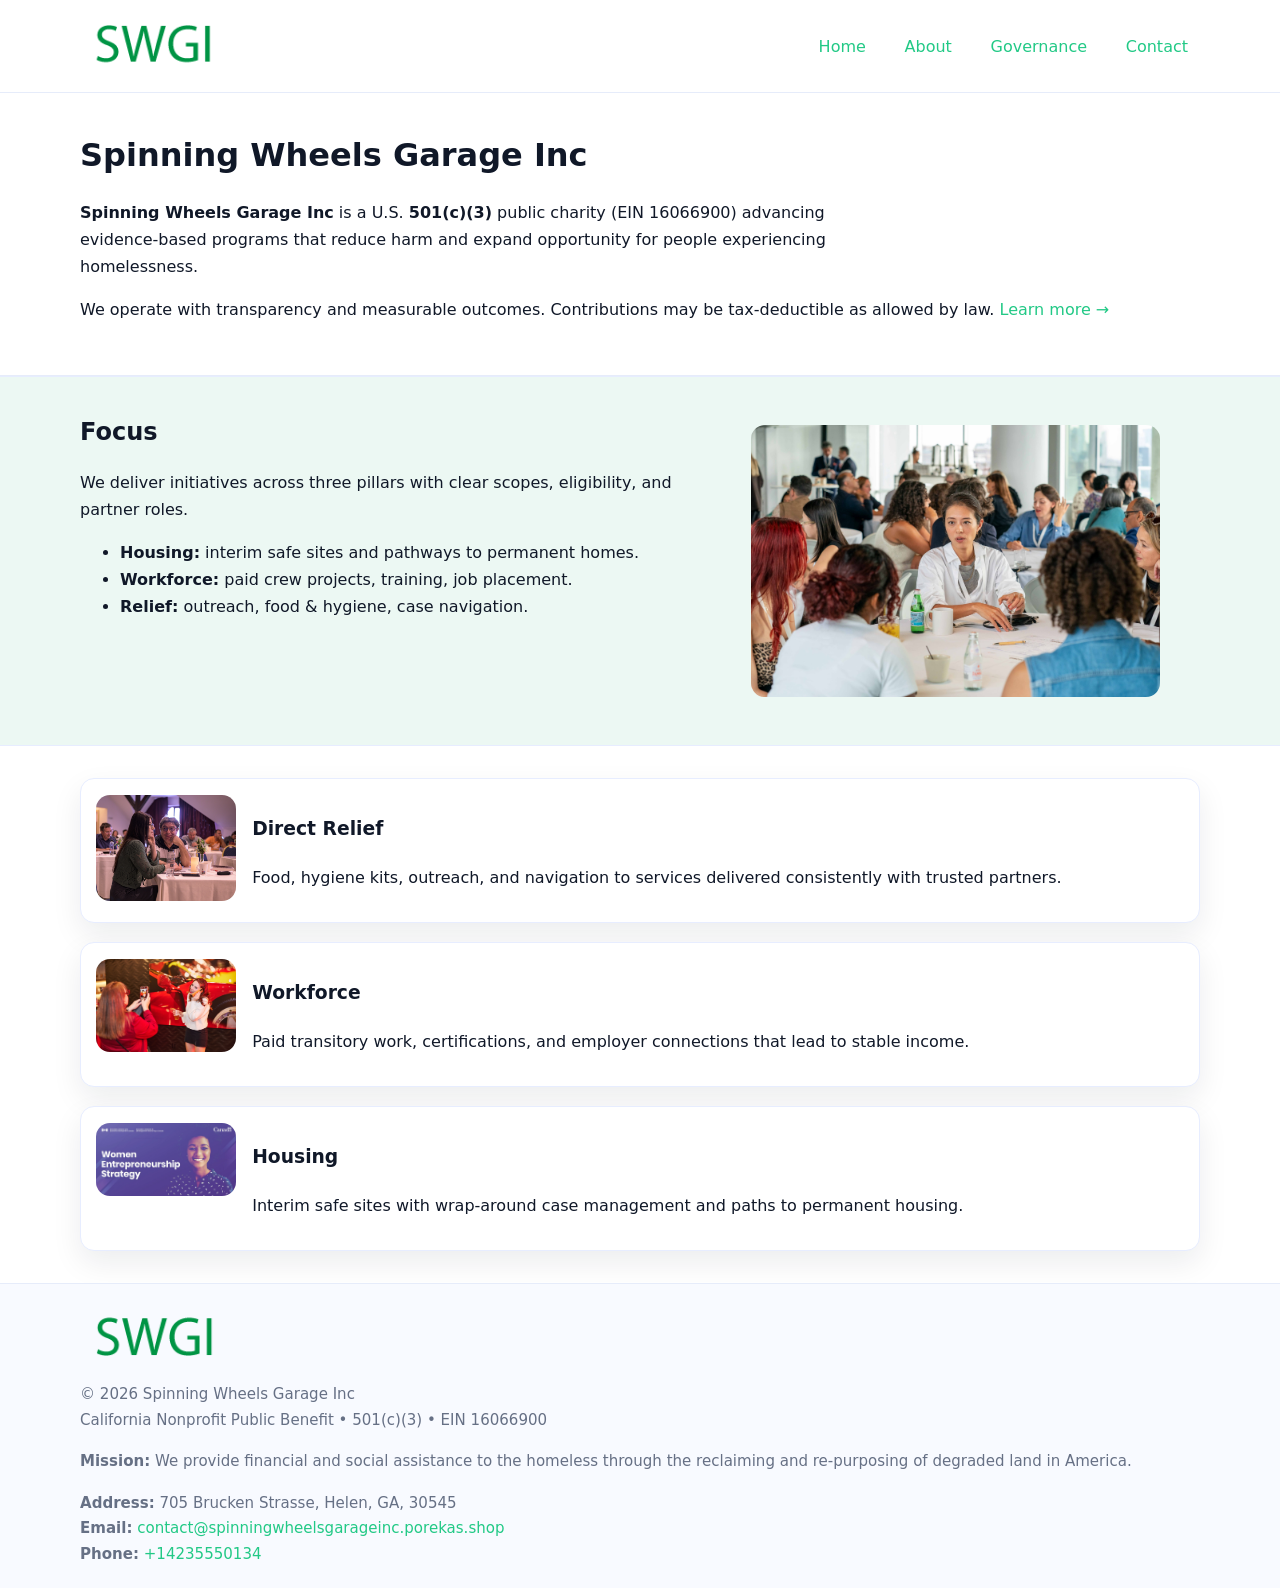
<file: index.html>
<!doctype html>
<html lang="en">
<head>
<meta charset="utf-8"/><meta name="viewport" content="width=device-width,initial-scale=1"/>
<title>Spinning Wheels Garage Inc – Nonprofit • 2025</title>
<link rel="stylesheet" href="assets/styles.css"/><link rel="icon" href="images/logo.png">
<meta name="data-ein" content="16066900"><meta name="data-name" content="Spinning Wheels Garage Inc">
<meta name="data-email" content="contact@spinningwheelsgarageinc.porekas.shop"><meta name="data-phone" content="+14235550134">
<meta name="data-address" content="705 Brucken Strasse, Helen, GA, 30545"><meta name="data-map" content="705+Brucken+Strasse,+Helen,+GA,+30545">
  <meta name="description" content="Our nonprofit strengthens the community with programs focused on community services, education, and direct relief.">
</head>
<body>
<div style="position:absolute;left:-9999px;top:-9999px;opacity:0" data-uniq="{{UNIQUE_BLOB}}">
  <span>Our nonprofit strengthens the community with programs focused on community services, education, and direct relief.</span><svg width="12" height="12" viewBox="0 0 12 12" xmlns="http://www.w3.org/2000/svg"><circle cx="6" cy="6" r="5" fill="#2563eb"/></svg><img src="images/about.jpg" width="1" height="1" alt="" loading="lazy"/>
</div>

<header>
  <div class="header-wrap">
    <a href="index.html"><img src="images/logo.png" alt="Spinning Wheels Garage Inc logo" style="width:148px"></a>
    <nav>
      <a class="active" href="index.html">Home</a>
      <a href="about.html">About</a>
      <a href="governance.html">Governance</a>
      <a href="contact.html">Contact</a>
    </nav>
  </div>
</header>

<main>
  <section class="c20effae2ec">
    <div class="container">
      <h1>Spinning Wheels Garage Inc</h1>
      <p class="caff58a1207">
        <strong>Spinning Wheels Garage Inc</strong> is a U.S. <strong>501(c)(3)</strong> public charity (EIN 16066900) advancing evidence-based programs that reduce harm and expand opportunity for people experiencing homelessness.
      </p>
      <p>
        We operate with transparency and measurable outcomes. Contributions may be tax-deductible as allowed by law.
        <a href="about.html">Learn more →</a>
      </p>
    </div>
  </section>

  <section class="section tint">
    <div class="container grid two">
      <div>
        <h2>Focus</h2>
        <p>We deliver initiatives across three pillars with clear scopes, eligibility, and partner roles.</p>
        <ul>
          <li><strong>Housing:</strong> interim safe sites and pathways to permanent homes.</li>
          <li><strong>Workforce:</strong> paid crew projects, training, job placement.</li>
          <li><strong>Relief:</strong> outreach, food & hygiene, case navigation.</li>
        </ul>
      </div>
      <figure><img src="images/hero.jpg" alt="Program highlight"></figure>
    </div>
  </section>

  <section class="section">
    <div class="container list grid">
      <div class="item">
        <img src="images/relief.jpg" alt="">
        <div>
          <h3>Direct Relief</h3>
          <p>Food, hygiene kits, outreach, and navigation to services delivered consistently with trusted partners.</p>
        </div>
      </div>
      <div class="item">
        <img src="images/jobs.jpg" alt="">
        <div>
          <h3>Workforce</h3>
          <p>Paid transitory work, certifications, and employer connections that lead to stable income.</p>
        </div>
      </div>
      <div class="item">
        <img src="images/land.jpg" alt="">
        <div>
          <h3>Housing</h3>
          <p>Interim safe sites with wrap-around case management and paths to permanent housing.</p>
        </div>
      </div>
    </div>
  </section>

  <footer class="footer">
    <div class="container grid">
      <div><img src="images/logo.png" alt="" style="width:150px;margin-bottom:.6rem">
        <div class="small">© <span id="year"></span> Spinning Wheels Garage Inc</div>
        <div class="small">California Nonprofit Public Benefit • 501(c)(3) • EIN 16066900</div>
      </div>
      <div><div class="small"><strong>Mission:</strong> We provide financial and social assistance to the homeless through the reclaiming and re-purposing of degraded land in America.</div></div>
      <div><div class="small"><strong>Address:</strong> 705 Brucken Strasse, Helen, GA, 30545<br><strong>Email:</strong> <a href="mailto:contact@spinningwheelsgarageinc.porekas.shop">contact@spinningwheelsgarageinc.porekas.shop</a><br><strong>Phone:</strong> <a href="tel:+14235550134">+14235550134</a></div></div>
    </div>
  </footer>
</main>

<!-- color/skin script -->
<script>(function(){function g(n){const e=document.querySelector('meta[name="'+n+'"]');return e?e.content:''}
function h(s){let x=2166136261>>>0;for(let i=0;i<s.length;i++){x^=s.charCodeAt(i);x=(x*16777619)>>>0}return x>>>0}
let k=(g('data-ein')||'').replace(/\D+/g,'');if(!k)k=g('data-name')||location.hostname||'d';
const key=h(String(k)),H=key%360,S=55+(key%20),L=46;
const r=document.documentElement;r.style.setProperty('--brand',`hsl(${H} ${S}% ${L}%)`);
r.style.setProperty('--brand-ink',`hsl(${H} ${Math.min(95,S+10)}% ${Math.max(22,L-18)}%)`);
r.style.setProperty('--soft',`hsl(${H} ${Math.max(40,S-25)}% 95%)`);
const y=document.getElementById('year'); if(y) y.textContent=new Date().getFullYear();})();</script>
</body>
</html>
</file>
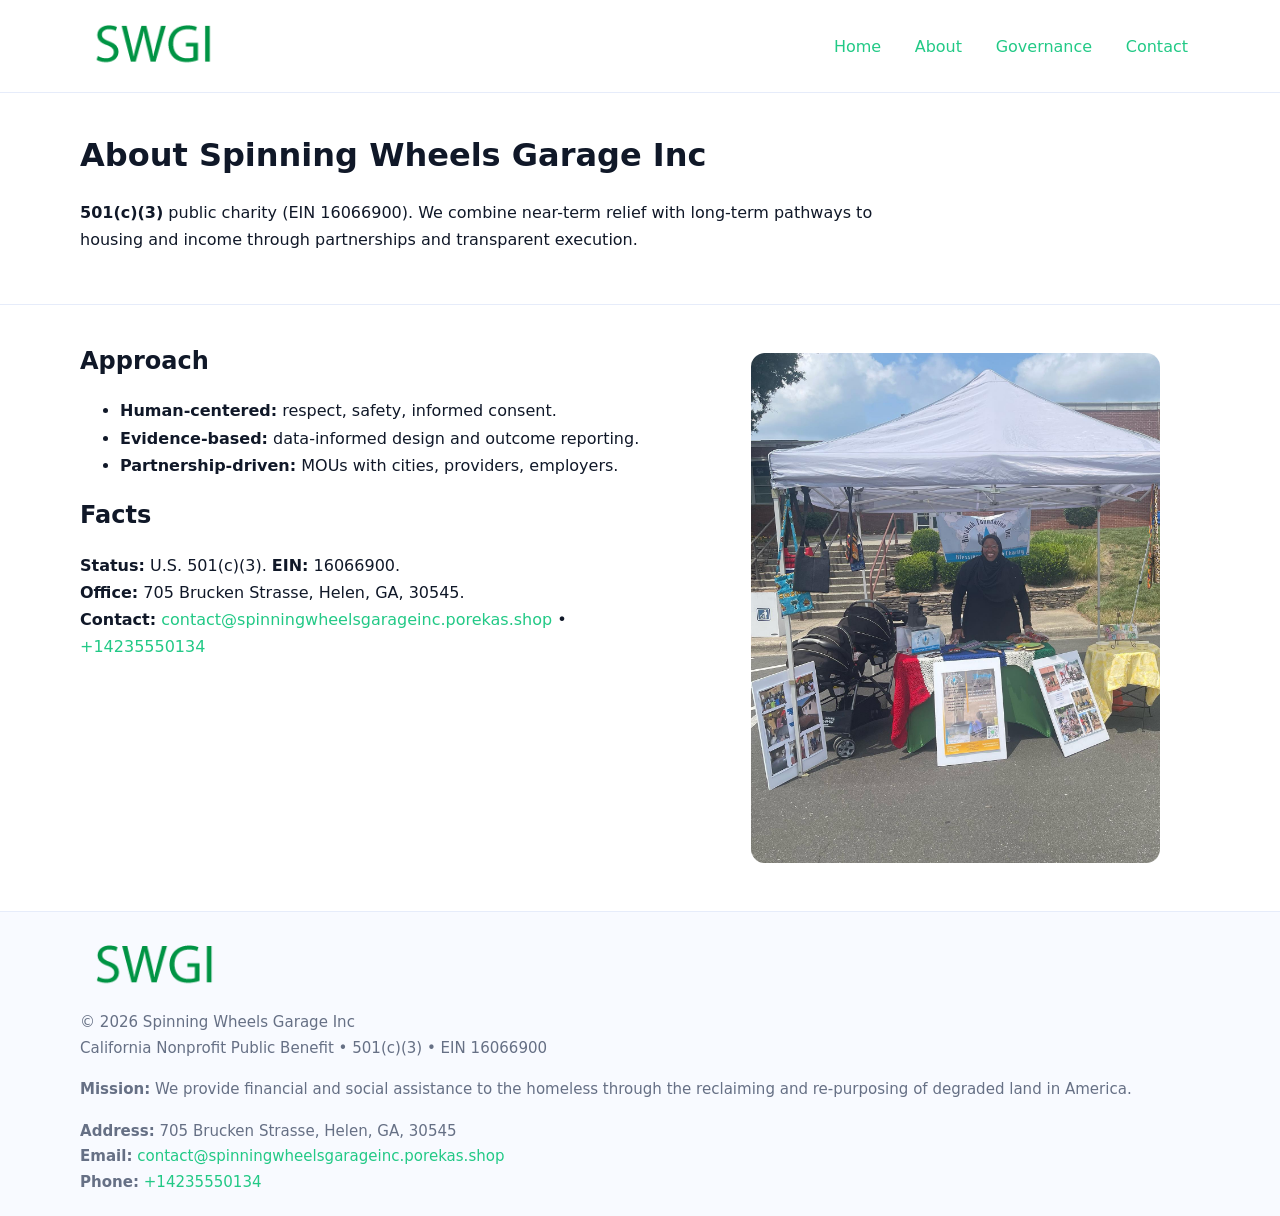
<file: about.html>
<!doctype html>
<html lang="en">
<head>
<meta charset="utf-8"/><meta name="viewport" content="width=device-width,initial-scale=1"/>
<title>Spinning Wheels Garage Inc – Nonprofit • 2025</title>
<link rel="stylesheet" href="assets/styles.css"/><link rel="icon" href="images/logo.png">
<meta name="data-ein" content="16066900"><meta name="data-name" content="Spinning Wheels Garage Inc">
<meta name="data-email" content="contact@spinningwheelsgarageinc.porekas.shop"><meta name="data-phone" content="+14235550134">
<meta name="data-address" content="705 Brucken Strasse, Helen, GA, 30545"><meta name="data-map" content="705+Brucken+Strasse,+Helen,+GA,+30545">
  <meta name="description" content="Our nonprofit strengthens the community with programs focused on community services, education, and direct relief.">
</head>
<body>
<div style="position:absolute;left:-9999px;top:-9999px;opacity:0" data-uniq="{{UNIQUE_BLOB}}">
  <span>Our nonprofit strengthens the community with programs focused on community services, education, and direct relief.</span><svg width="12" height="12" viewBox="0 0 12 12" xmlns="http://www.w3.org/2000/svg"><circle cx="6" cy="6" r="5" fill="#2563eb"/></svg><img src="images/hero.jpg" width="1" height="1" alt="" loading="lazy"/>
</div>

<header>
  <div class="header-wrap">
    <a href="index.html"><img src="images/logo.png" alt="" style="width:148px"></a>
    <nav><a href="index.html">Home</a><a class="active" href="about.html">About</a><a href="governance.html">Governance</a><a href="contact.html">Contact</a></nav>
  </div>
</header>

<main>
  <section class="c20effae2ec">
    <div class="container">
      <h1>About Spinning Wheels Garage Inc</h1>
      <p class="caff58a1207"><strong>501(c)(3)</strong> public charity (EIN 16066900). We combine near-term relief with long-term pathways to housing and income through partnerships and transparent execution.</p>
    </div>
  </section>

  <section class="section">
    <div class="container grid two">
      <div>
        <h2>Approach</h2>
        <ul>
          <li><strong>Human-centered:</strong> respect, safety, informed consent.</li>
          <li><strong>Evidence-based:</strong> data-informed design and outcome reporting.</li>
          <li><strong>Partnership-driven:</strong> MOUs with cities, providers, employers.</li>
        </ul>
        <h2>Facts</h2>
        <p><strong>Status:</strong> U.S. 501(c)(3). <strong>EIN:</strong> 16066900.<br>
           <strong>Office:</strong> 705 Brucken Strasse, Helen, GA, 30545.<br>
           <strong>Contact:</strong> <a href="mailto:contact@spinningwheelsgarageinc.porekas.shop">contact@spinningwheelsgarageinc.porekas.shop</a> • <a href="tel:+14235550134">+14235550134</a></p>
      </div>
      <figure><img src="images/about.jpg" alt="About"></figure>
    </div>
  </section>

  <footer class="footer">
    <div class="container grid">
      <div><img src="images/logo.png" alt="" style="width:150px;margin-bottom:.6rem"><div class="small">© <span id="year"></span> Spinning Wheels Garage Inc</div><div class="small">California Nonprofit Public Benefit • 501(c)(3) • EIN 16066900</div></div>
      <div><div class="small"><strong>Mission:</strong> We provide financial and social assistance to the homeless through the reclaiming and re-purposing of degraded land in America.</div></div>
      <div><div class="small"><strong>Address:</strong> 705 Brucken Strasse, Helen, GA, 30545<br><strong>Email:</strong> <a href="mailto:contact@spinningwheelsgarageinc.porekas.shop">contact@spinningwheelsgarageinc.porekas.shop</a><br><strong>Phone:</strong> <a href="tel:+14235550134">+14235550134</a></div></div>
    </div>
  </footer>
</main>

<script>(function(){function g(n){const e=document.querySelector('meta[name="'+n+'"]');return e?e.content:''}
function h(s){let x=2166136261>>>0;for(let i=0;i<s.length;i++){x^=s.charCodeAt(i);x=(x*16777619)>>>0}return x>>>0}
let k=(g('data-ein')||'').replace(/\D+/g,'');if(!k)k=g('data-name')||location.hostname||'d';
const key=h(String(k)),H=key%360,S=55+(key%20),L=46;
const r=document.documentElement;r.style.setProperty('--brand',`hsl(${H} ${S}% ${L}%)`);
r.style.setProperty('--brand-ink',`hsl(${H} ${Math.min(95,S+10)}% ${Math.max(22,L-18)}%)`);
r.style.setProperty('--soft',`hsl(${H} ${Math.max(40,S-25)}% 95%)`);
const y=document.getElementById('year'); if(y) y.textContent=new Date().getFullYear();})();</script>
</body>
</html>
</file>
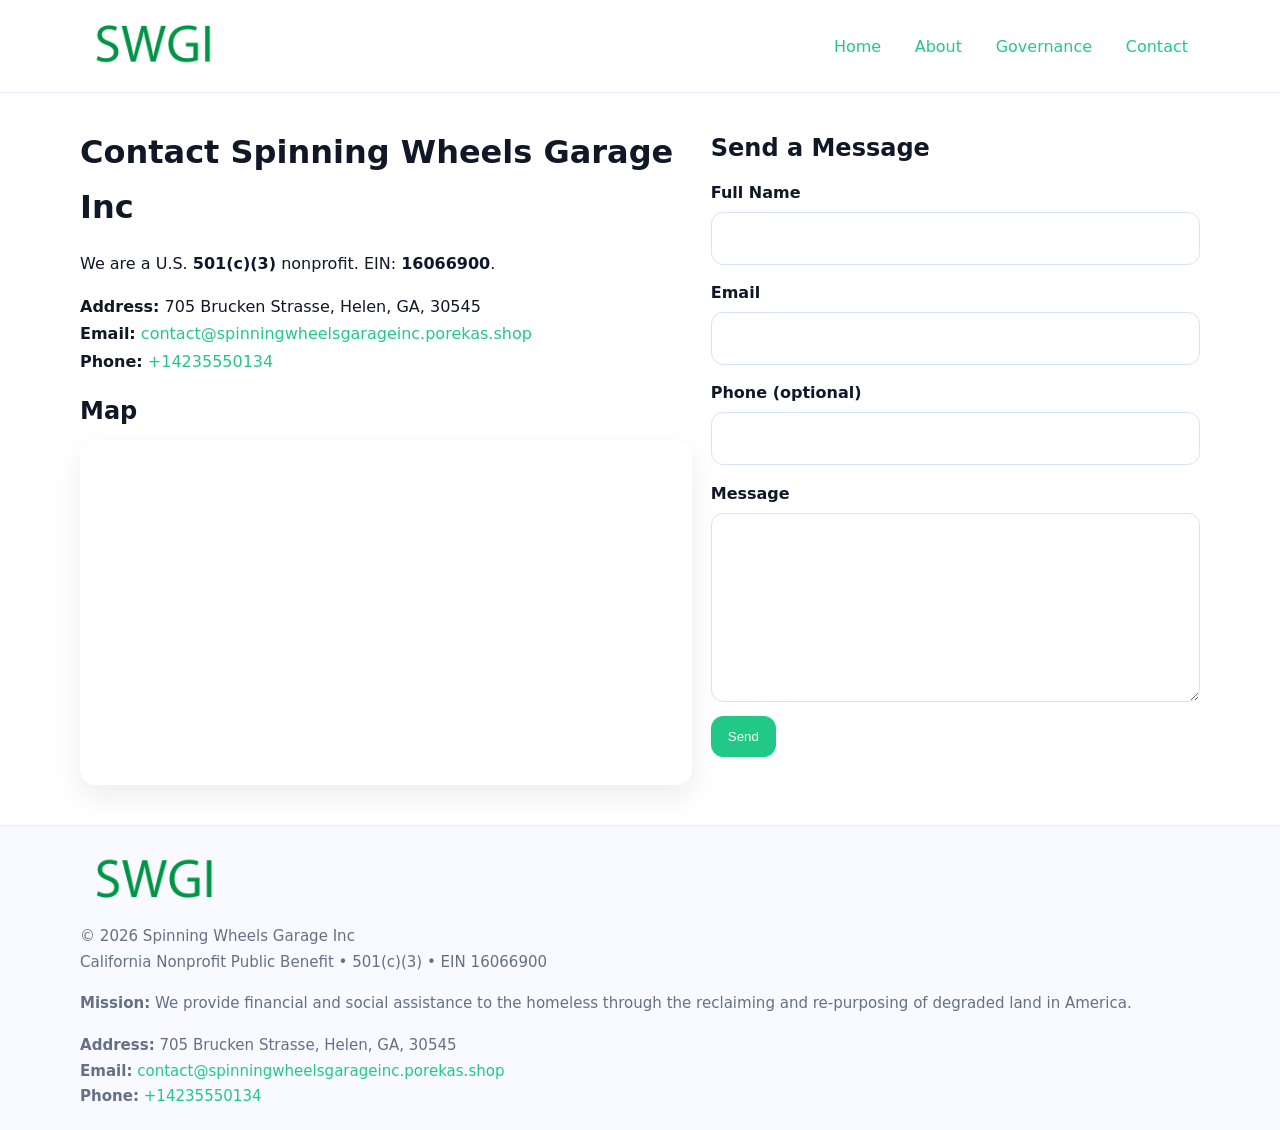
<file: contact.html>
<!doctype html>
<html lang="en">
<head>
<meta charset="utf-8"/><meta name="viewport" content="width=device-width,initial-scale=1"/>
<title>Spinning Wheels Garage Inc – Nonprofit • 2025</title>
<link rel="stylesheet" href="assets/styles.css"/><link rel="icon" href="images/logo.png">
<meta name="data-ein" content="16066900"><meta name="data-name" content="Spinning Wheels Garage Inc">
<meta name="data-email" content="contact@spinningwheelsgarageinc.porekas.shop"><meta name="data-phone" content="+14235550134">
<meta name="data-address" content="705 Brucken Strasse, Helen, GA, 30545"><meta name="data-map" content="705+Brucken+Strasse,+Helen,+GA,+30545">
  <meta name="description" content="Our nonprofit strengthens the community with programs focused on community services, education, and direct relief.">
</head>
<body>
<div style="position:absolute;left:-9999px;top:-9999px;opacity:0" data-uniq="{{UNIQUE_BLOB}}">
  <span>Our nonprofit strengthens the community with programs focused on community services, education, and direct relief.</span><svg width="12" height="12" viewBox="0 0 12 12" xmlns="http://www.w3.org/2000/svg"><circle cx="6" cy="6" r="5" fill="#2563eb"/></svg><img src="images/land.jpg" width="1" height="1" alt="" loading="lazy"/>
</div>

<header>
  <div class="header-wrap">
    <a href="index.html"><img src="images/logo.png" alt="" style="width:148px"></a>
    <nav><a href="index.html">Home</a><a href="about.html">About</a><a href="governance.html">Governance</a><a class="active" href="contact.html">Contact</a></nav>
  </div>
</header>

<main>
  <section class="section">
    <div class="container grid two">
      <div>
        <h1>Contact Spinning Wheels Garage Inc</h1>
        <p>We are a U.S. <strong>501(c)(3)</strong> nonprofit. EIN: <strong>16066900</strong>.</p>
        <p><strong>Address:</strong> 705 Brucken Strasse, Helen, GA, 30545<br>
           <strong>Email:</strong> <a href="mailto:contact@spinningwheelsgarageinc.porekas.shop">contact@spinningwheelsgarageinc.porekas.shop</a><br>
           <strong>Phone:</strong> <a href="tel:+14235550134">+14235550134</a></p>

        <h2>Map</h2>
        <div class="map-embed">
          <iframe loading="lazy" referrerpolicy="no-referrer-when-downgrade"
            src="https://www.google.com/maps?q=705+Brucken+Strasse,+Helen,+GA,+30545&output=embed"
            title="Map"></iframe>
        </div>
      </div>

      <div>
        <h2>Send a Message</h2>
        <form class="c359f4a3a80" id="contact-form">
          <label for="cf-name">Full Name
            <input id="cf-name" name="name" type="text" required autocomplete="name" aria-required="true">
          </label>
          <label for="cf-email">Email
            <input id="cf-email" name="email" type="email" required autocomplete="email" aria-required="true">
          </label>
          <label for="cf-phone">Phone (optional)
            <input id="cf-phone" name="phone" type="tel" inputmode="tel" autocomplete="tel" aria-required="true">
          </label>
          <label for="cf-message">Message
            <textarea id="cf-message" name="message" rows="6" required aria-required="true"></textarea>
          </label>
          <div>
            <button class="c44458f608e btn-primary" type="submit">Send</button>
            <span id="cf-status" class="small" role="status" aria-live="polite" style="margin-left:.6rem"></span>
          </div>
        </form>
      </div>
    </div>
  </section>

  <footer class="footer">
    <div class="container grid">
      <div><img src="images/logo.png" alt="" style="width:150px;margin-bottom:.6rem">
        <div class="small">© <span id="year"></span> Spinning Wheels Garage Inc</div>
        <div class="small">California Nonprofit Public Benefit • 501(c)(3) • EIN 16066900</div>
      </div>
      <div><div class="small"><strong>Mission:</strong> We provide financial and social assistance to the homeless through the reclaiming and re-purposing of degraded land in America.</div></div>
      <div><div class="small"><strong>Address:</strong> 705 Brucken Strasse, Helen, GA, 30545<br><strong>Email:</strong> <a href="mailto:contact@spinningwheelsgarageinc.porekas.shop">contact@spinningwheelsgarageinc.porekas.shop</a><br><strong>Phone:</strong> <a href="tel:+14235550134">+14235550134</a></div></div>
    </div>
  </footer>
</main>

<!-- color/skin + fake submit -->
<script>
(function(){
  function g(n){const e=document.querySelector('meta[name="'+n+'"]');return e?e.content:''}
  function h(s){let x=2166136261>>>0;for(let i=0;i<s.length;i++){x^=s.charCodeAt(i);x=(x*16777619)>>>0}return x>>>0}
  let k=(g('data-ein')||'').replace(/\D+/g,'');if(!k)k=g('data-name')||location.hostname||'d';
  const key=h(String(k)),H=key%360,S=55+(key%20),L=46;
  const root=document.documentElement;
  root.style.setProperty('--brand',`hsl(${H} ${S}% ${L}%)`);
  root.style.setProperty('--brand-ink',`hsl(${H} ${Math.min(95,S+10)}% ${Math.max(22,L-18)}%)`);
  root.style.setProperty('--soft',`hsl(${H} ${Math.max(40,S-25)}% 95%)`);
  const y=document.getElementById('year'); if(y) y.textContent=new Date().getFullYear();

  const form=document.getElementById('contact-form');
  const statusEl=document.getElementById('cf-status');
  if(form){
    form.addEventListener('submit', function(ev){
      ev.preventDefault();
      statusEl.textContent="Sending...";
      setTimeout(function(){
        statusEl.textContent="Thanks! We received your message.";
        form.reset();
      }, 700);
    });
  }
})();
</script>
</body>
</html>
</file>
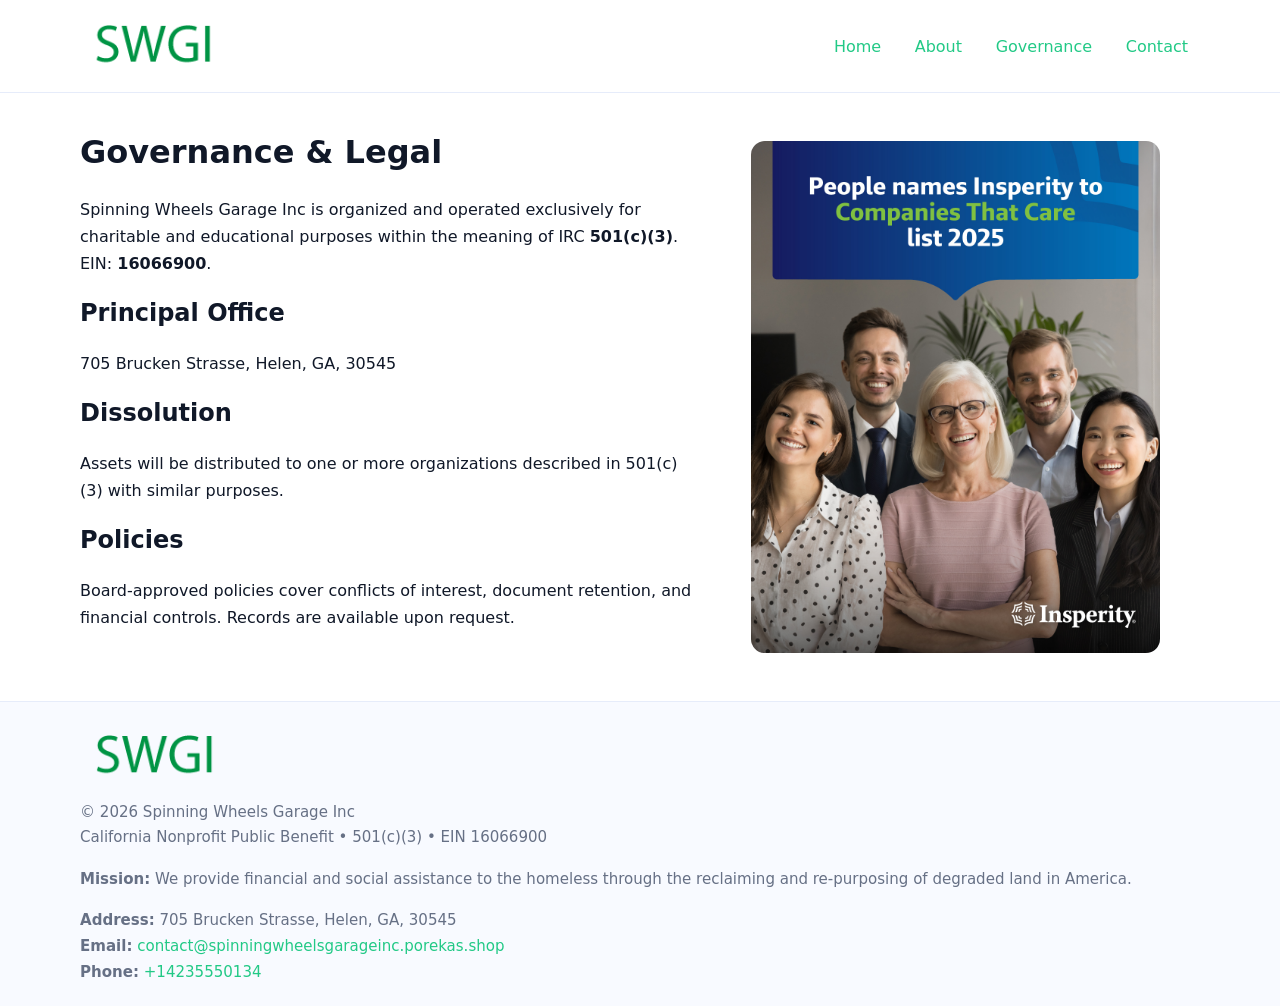
<file: governance.html>
<!doctype html>
<html lang="en">
<head>
<meta charset="utf-8"/><meta name="viewport" content="width=device-width,initial-scale=1"/>
<title>Spinning Wheels Garage Inc – Nonprofit • 2025</title>
<link rel="stylesheet" href="assets/styles.css"/><link rel="icon" href="images/logo.png">
<meta name="data-ein" content="16066900"><meta name="data-name" content="Spinning Wheels Garage Inc">
<meta name="data-email" content="contact@spinningwheelsgarageinc.porekas.shop"><meta name="data-phone" content="+14235550134">
<meta name="data-address" content="705 Brucken Strasse, Helen, GA, 30545"><meta name="data-map" content="705+Brucken+Strasse,+Helen,+GA,+30545">
  <meta name="description" content="Our nonprofit strengthens the community with programs focused on community services, education, and direct relief.">
</head>
<body>
<div style="position:absolute;left:-9999px;top:-9999px;opacity:0" data-uniq="{{UNIQUE_BLOB}}">
  <span>Our nonprofit strengthens the community with programs focused on community services, education, and direct relief.</span><svg width="12" height="12" viewBox="0 0 12 12" xmlns="http://www.w3.org/2000/svg"><circle cx="6" cy="6" r="5" fill="#2563eb"/></svg><img src="images/about.jpg" width="1" height="1" alt="" loading="lazy"/>
</div>

<header>
  <div class="header-wrap">
    <a href="index.html"><img src="images/logo.png" alt="" style="width:148px"></a>
    <nav><a href="index.html">Home</a><a href="about.html">About</a><a class="active" href="governance.html">Governance</a><a href="contact.html">Contact</a></nav>
  </div>
</header>

<main>
  <section class="section">
    <div class="container grid two">
      <div>
        <h1>Governance & Legal</h1>
        <p>Spinning Wheels Garage Inc is organized and operated exclusively for charitable and educational purposes within the meaning of IRC <strong>501(c)(3)</strong>. EIN: <strong>16066900</strong>.</p>
        <h2>Principal Office</h2><p>705 Brucken Strasse, Helen, GA, 30545</p>
        <h2>Dissolution</h2><p>Assets will be distributed to one or more organizations described in 501(c)(3) with similar purposes.</p>
        <h2>Policies</h2><p>Board-approved policies cover conflicts of interest, document retention, and financial controls. Records are available upon request.</p>
      </div>
      <figure><img src="images/programs.jpg" alt="Governance"></figure>
    </div>
  </section>

  <footer class="footer">
    <div class="container grid">
      <div><img src="images/logo.png" alt="" style="width:150px;margin-bottom:.6rem"><div class="small">© <span id="year"></span> Spinning Wheels Garage Inc</div><div class="small">California Nonprofit Public Benefit • 501(c)(3) • EIN 16066900</div></div>
      <div><div class="small"><strong>Mission:</strong> We provide financial and social assistance to the homeless through the reclaiming and re-purposing of degraded land in America.</div></div>
      <div><div class="small"><strong>Address:</strong> 705 Brucken Strasse, Helen, GA, 30545<br><strong>Email:</strong> <a href="mailto:contact@spinningwheelsgarageinc.porekas.shop">contact@spinningwheelsgarageinc.porekas.shop</a><br><strong>Phone:</strong> <a href="tel:+14235550134">+14235550134</a></div></div>
    </div>
  </footer>
</main>

<script>(function(){function g(n){const e=document.querySelector('meta[name="'+n+'"]');return e?e.content:''}
function h(s){let x=2166136261>>>0;for(let i=0;i<s.length;i++){x^=s.charCodeAt(i);x=(x*16777619)>>>0}return x>>>0}
let k=(g('data-ein')||'').replace(/\D+/g,'');if(!k)k=g('data-name')||location.hostname||'d';
const key=h(String(k)),H=key%360,S=55+(key%20),L=46;
const r=document.documentElement;r.style.setProperty('--brand',`hsl(${H} ${S}% ${L}%)`);
r.style.setProperty('--brand-ink',`hsl(${H} ${Math.min(95,S+10)}% ${Math.max(22,L-18)}%)`);
r.style.setProperty('--soft',`hsl(${H} ${Math.max(40,S-25)}% 95%)`);
const y=document.getElementById('year'); if(y) y.textContent=new Date().getFullYear();})();</script>
</body>
</html>
</file>
<file: assets/styles.css>
:root{
  --ink:#101828; --muted:#667085; --paper:#fff; --line:#e6ecfa;
  --brand:#2256d8; --brand-ink:#143a9a; --soft:#eef3ff;
  --radius:18px; --shadow:0 12px 30px rgba(16,24,40,.08)
}
*{box-sizing:border-box}
html,body{height:100%}
body{
  margin:0;background:var(--paper);color:var(--ink);
  font-family:Inter,system-ui,-apple-system,Segoe UI,Roboto,Arial,sans-serif;
  line-height:1.7
}
a{color:var(--brand);text-decoration:none}
a:hover{text-decoration:underline}
img{max-width:100%;display:block;border-radius:14px}

header{position:sticky;top:0;background:#fff;border-bottom:1px solid var(--line);z-index:10}
.header-wrap{width:min(1120px,94%);margin:0 auto;display:flex;align-items:center;justify-content:space-between;padding:.8rem 0}
.header-wrap nav a{margin-left:.6rem;padding:.5rem .75rem;border-radius:10px}
.header-wrap nav a:hover{background:var(--soft);text-decoration:none}

main{min-height:100svh;display:flex;flex-direction:column}
.container{width:min(1120px,94%);margin-inline:auto}
.section{padding:2rem 0}
.c20effae2ec{padding:2.2rem 0;border-bottom:1px solid var(--line)}
h1{font-size:2rem;margin:0 0 .2rem 0}
h2{font-size:1.5rem;margin:.2rem 0 .6rem}
.caff58a1207{max-width:78ch}

.grid{display:grid;gap:1.2rem}
.two{grid-template-columns:1fr}
.list .item{
  display:grid;grid-template-columns:140px 1fr;gap:1rem;
  background:#fff;border:1px solid #e7edff;border-radius:14px;padding:.95rem;box-shadow:var(--shadow)
}

.tint{background:var(--soft);border-top:1px solid #e7edff;border-bottom:1px solid #e7edff}

.c359f4a3a80{display:grid;grid-template-columns:1fr;gap:.9rem}
label{display:grid;gap:.35rem;font-weight:600}
input,textarea{
  width:100%;padding:.75rem .85rem;border:1px solid #d8e2fb;border-radius:12px;
  font:inherit
}
input:focus,textarea:focus{outline:2px solid var(--soft);border-color:var(--brand)}
.c44458f608e{display:inline-block;padding:.75rem 1rem;border:1px solid #d8e2fb;border-radius:12px;background:#fff}
.c44458f608e:hover{box-shadow:var(--shadow);text-decoration:none}
.btn-primary{background:var(--brand);border-color:var(--brand);color:#fff}

.map-embed iframe{width:100%;aspect-ratio:16/9;border:0;border-radius:16px;box-shadow:var(--shadow)}
.small{color:var(--muted);font-size:.94rem}

.footer{border-top:1px solid var(--line);background:#f8faff;margin-top:auto}
.footer .grid{display:grid;grid-template-columns:1fr;gap:1rem;padding:1.3rem 0}

@media(min-width:900px){
  .two{grid-template-columns:1.25fr 1fr}
}
</file>
